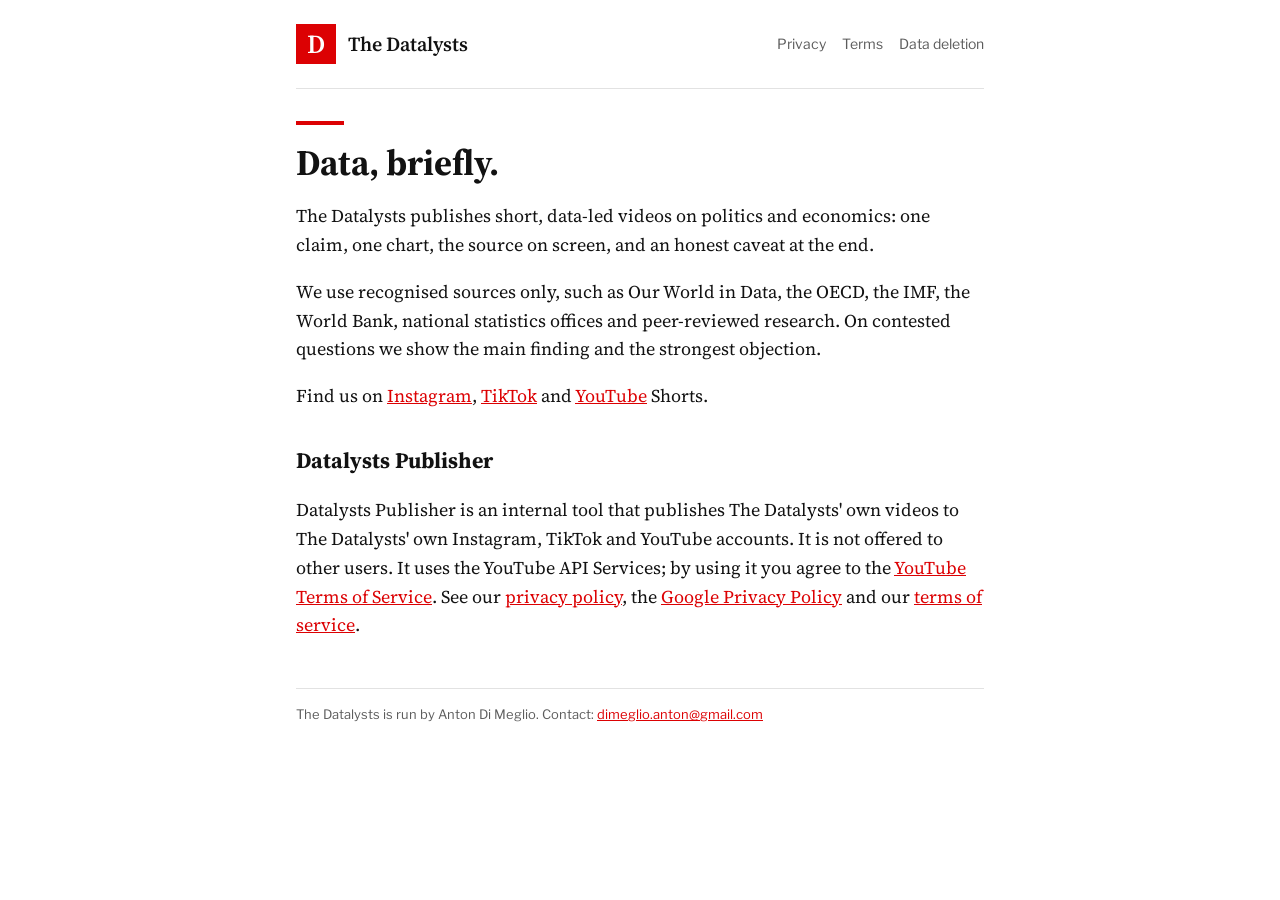
<file: index.html>
<!doctype html>
<html lang="en-GB">
<head>
<meta charset="utf-8">
<meta name="viewport" content="width=device-width, initial-scale=1">
<title>Home | The Datalysts</title>
<link rel="stylesheet" href="assets/style.css">
</head>
<body>
<div class="wrap">
<header>
  <a class="mark" href="" aria-label="The Datalysts home">D</a>
  <a class="brand" href="">The Datalysts</a>
  <nav><a href="privacy/">Privacy</a><a href="terms/">Terms</a><a href="data-deletion/">Data deletion</a></nav>
</header>
<main>
<h1>Data, briefly.</h1>
<p>The Datalysts publishes short, data-led videos on politics and economics: one claim, one chart, the source on screen, and an honest caveat at the end.</p>
<p>We use recognised sources only, such as Our World in Data, the OECD, the IMF, the World Bank, national statistics offices and peer-reviewed research. On contested questions we show the main finding and the strongest objection.</p>
<p>Find us on <a href="https://www.instagram.com/thedatalysts/">Instagram</a>, <a href="https://www.tiktok.com/@the.datalysts">TikTok</a> and <a href="https://www.youtube.com/@thedatalysts">YouTube</a> Shorts.</p>
<h2>Datalysts Publisher</h2>
<p>Datalysts Publisher is an internal tool that publishes The Datalysts' own videos to The Datalysts' own Instagram, TikTok and YouTube accounts. It is not offered to other users. It uses the YouTube API Services; by using it you agree to the <a href="https://www.youtube.com/t/terms">YouTube Terms of Service</a>. See our <a href="privacy/">privacy policy</a>, the <a href="https://policies.google.com/privacy">Google Privacy Policy</a> and our <a href="terms/">terms of service</a>.</p>
</main>
<footer>The Datalysts is run by Anton Di Meglio. Contact: <a href="mailto:dimeglio.anton@gmail.com">dimeglio.anton@gmail.com</a></footer>
</div>
</body>
</html>
</file>
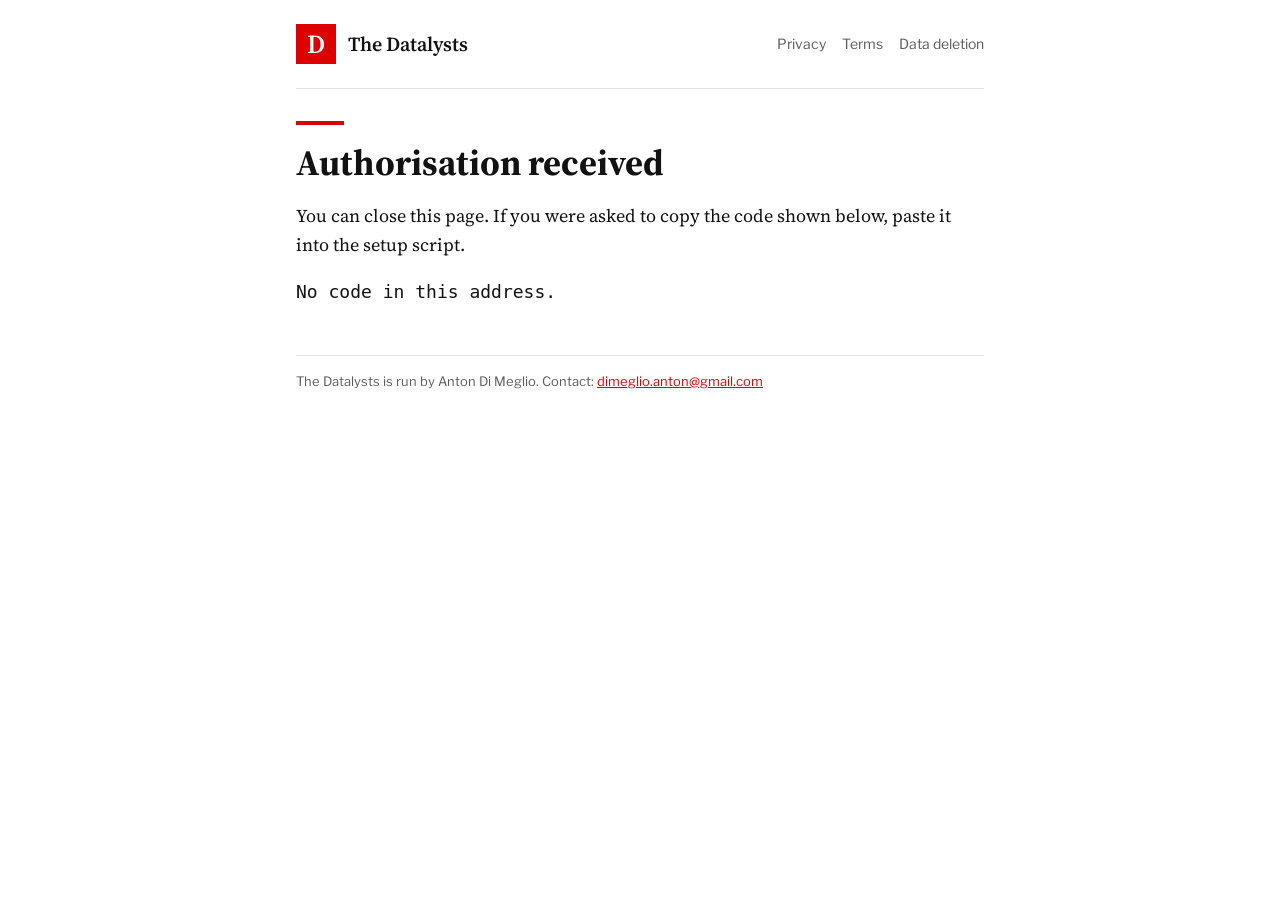
<file: callback/index.html>
<!doctype html>
<html lang="en-GB">
<head>
<meta charset="utf-8">
<meta name="viewport" content="width=device-width, initial-scale=1">
<title>Authorisation | The Datalysts</title>
<link rel="stylesheet" href="../assets/style.css">
</head>
<body>
<div class="wrap">
<header>
  <a class="mark" href="../" aria-label="The Datalysts home">D</a>
  <a class="brand" href="../">The Datalysts</a>
  <nav><a href="../privacy/">Privacy</a><a href="../terms/">Terms</a><a href="../data-deletion/">Data deletion</a></nav>
</header>
<main>
<h1>Authorisation received</h1>
<p>You can close this page. If you were asked to copy the code shown below, paste it into the setup script.</p>
<p><code id="code" style="word-break:break-all">No code in this address.</code></p>
<script>
  try {
    var p = new URLSearchParams(location.search);
    var c = p.get("code"), e = p.get("error");
    var el = document.getElementById("code");
    if (c) el.textContent = c; else if (e) el.textContent = "Error: " + e + " " + (p.get("error_description") || "");
  } catch (err) {}
</script>
</main>
<footer>The Datalysts is run by Anton Di Meglio. Contact: <a href="mailto:dimeglio.anton@gmail.com">dimeglio.anton@gmail.com</a></footer>
</div>
</body>
</html>
</file>
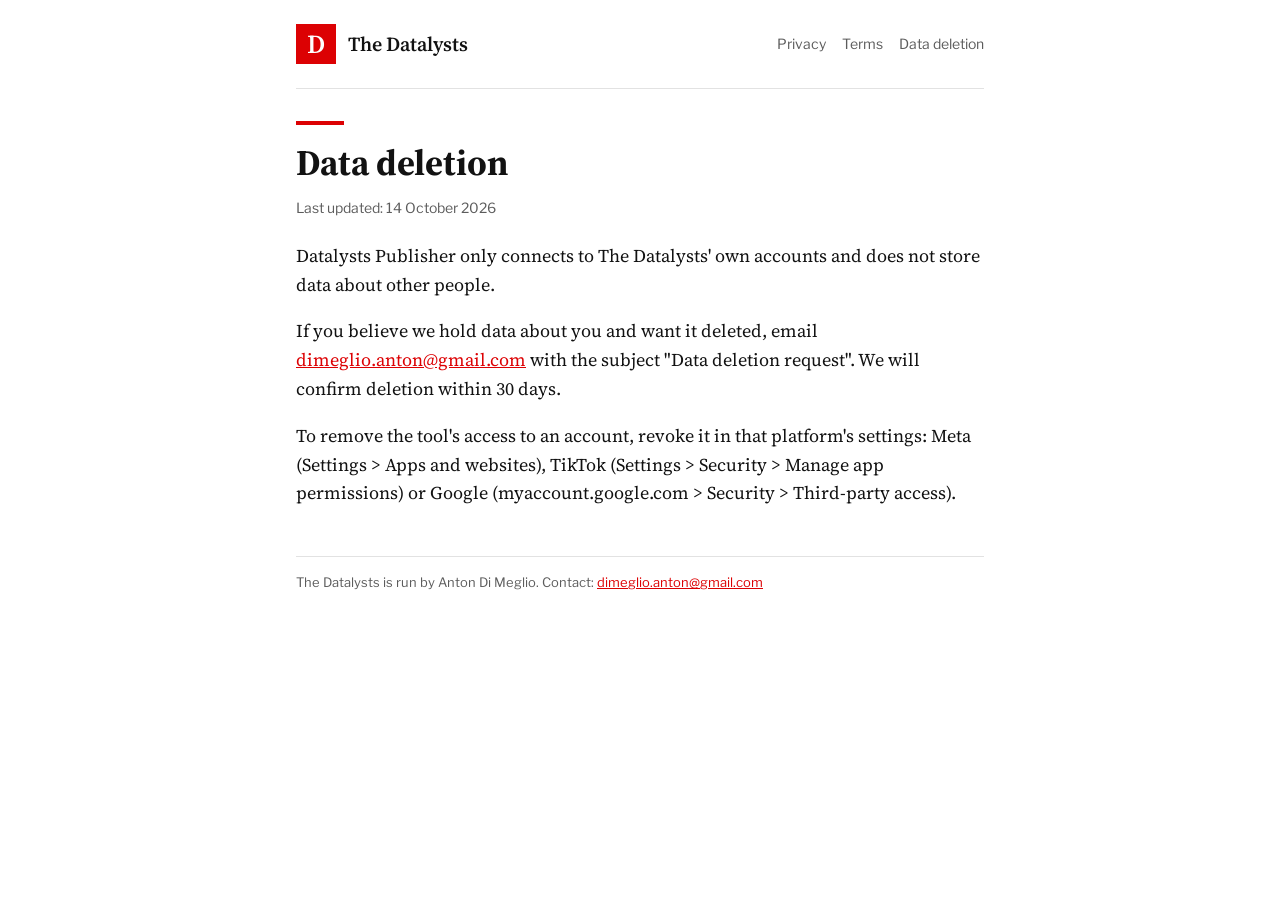
<file: data-deletion/index.html>
<!doctype html>
<html lang="en-GB">
<head>
<meta charset="utf-8">
<meta name="viewport" content="width=device-width, initial-scale=1">
<title>Data deletion | The Datalysts</title>
<link rel="stylesheet" href="../assets/style.css">
</head>
<body>
<div class="wrap">
<header>
  <a class="mark" href="../" aria-label="The Datalysts home">D</a>
  <a class="brand" href="../">The Datalysts</a>
  <nav><a href="../privacy/">Privacy</a><a href="../terms/">Terms</a><a href="../data-deletion/">Data deletion</a></nav>
</header>
<main>
<h1>Data deletion</h1>
<p class="meta">Last updated: 14 October 2026</p>
<p>Datalysts Publisher only connects to The Datalysts' own accounts and does not store data about other people.</p>
<p>If you believe we hold data about you and want it deleted, email <a href="mailto:dimeglio.anton@gmail.com">dimeglio.anton@gmail.com</a> with the subject "Data deletion request". We will confirm deletion within 30 days.</p>
<p>To remove the tool's access to an account, revoke it in that platform's settings: Meta (Settings &gt; Apps and websites), TikTok (Settings &gt; Security &gt; Manage app permissions) or Google (myaccount.google.com &gt; Security &gt; Third-party access).</p>
</main>
<footer>The Datalysts is run by Anton Di Meglio. Contact: <a href="mailto:dimeglio.anton@gmail.com">dimeglio.anton@gmail.com</a></footer>
</div>
</body>
</html>
</file>
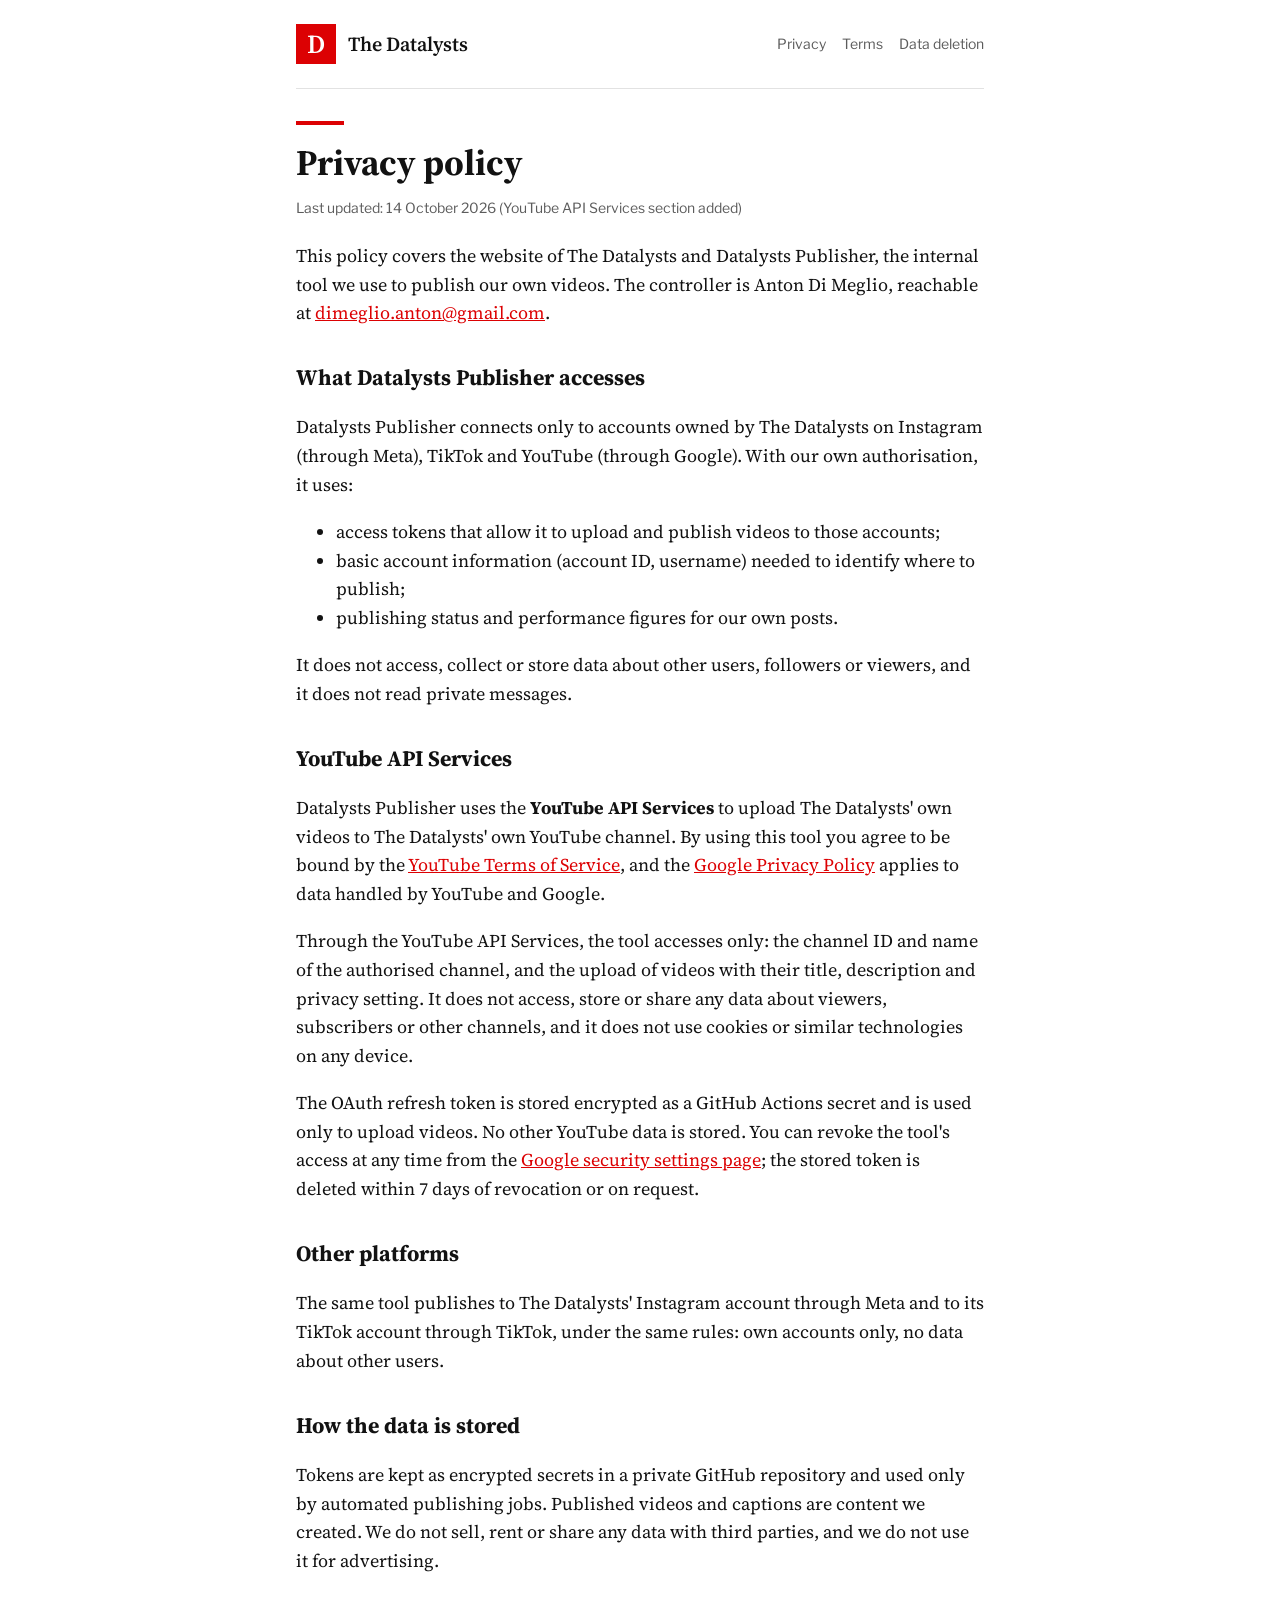
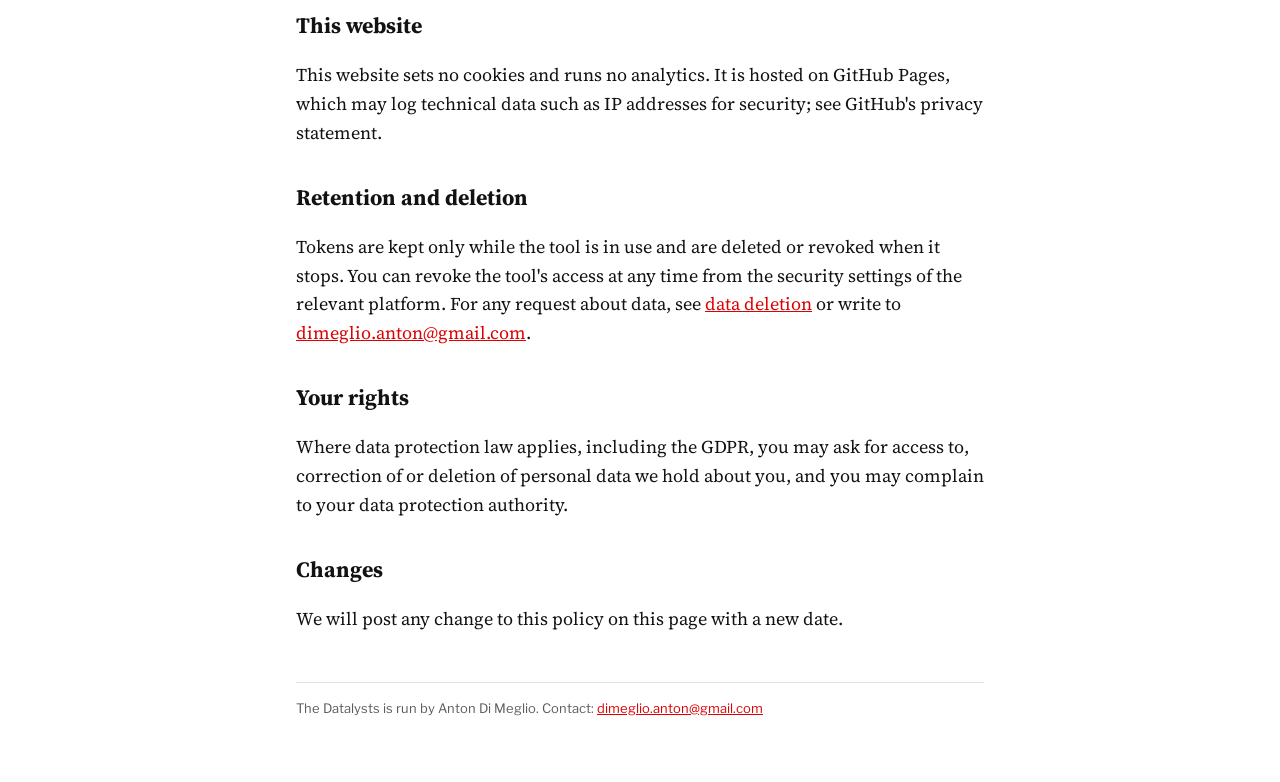
<file: privacy/index.html>
<!doctype html>
<html lang="en-GB">
<head>
<meta charset="utf-8">
<meta name="viewport" content="width=device-width, initial-scale=1">
<title>Privacy policy | The Datalysts</title>
<link rel="stylesheet" href="../assets/style.css">
</head>
<body>
<div class="wrap">
<header>
  <a class="mark" href="../" aria-label="The Datalysts home">D</a>
  <a class="brand" href="../">The Datalysts</a>
  <nav><a href="../privacy/">Privacy</a><a href="../terms/">Terms</a><a href="../data-deletion/">Data deletion</a></nav>
</header>
<main>
<h1>Privacy policy</h1>
<p class="meta">Last updated: 14 October 2026 (YouTube API Services section added)</p>
<p>This policy covers the website of The Datalysts and Datalysts Publisher, the internal tool we use to publish our own videos. The controller is Anton Di Meglio, reachable at <a href="mailto:dimeglio.anton@gmail.com">dimeglio.anton@gmail.com</a>.</p>
<h2>What Datalysts Publisher accesses</h2>
<p>Datalysts Publisher connects only to accounts owned by The Datalysts on Instagram (through Meta), TikTok and YouTube (through Google). With our own authorisation, it uses:</p>
<ul>
<li>access tokens that allow it to upload and publish videos to those accounts;</li>
<li>basic account information (account ID, username) needed to identify where to publish;</li>
<li>publishing status and performance figures for our own posts.</li>
</ul>
<p>It does not access, collect or store data about other users, followers or viewers, and it does not read private messages.</p>
<h2>YouTube API Services</h2>
<p>Datalysts Publisher uses the <strong>YouTube API Services</strong> to upload The Datalysts' own videos to The Datalysts' own YouTube channel. By using this tool you agree to be bound by the <a href="https://www.youtube.com/t/terms">YouTube Terms of Service</a>, and the <a href="https://policies.google.com/privacy">Google Privacy Policy</a> applies to data handled by YouTube and Google.</p>
<p>Through the YouTube API Services, the tool accesses only: the channel ID and name of the authorised channel, and the upload of videos with their title, description and privacy setting. It does not access, store or share any data about viewers, subscribers or other channels, and it does not use cookies or similar technologies on any device.</p>
<p>The OAuth refresh token is stored encrypted as a GitHub Actions secret and is used only to upload videos. No other YouTube data is stored. You can revoke the tool's access at any time from the <a href="https://security.google.com/settings/security/permissions">Google security settings page</a>; the stored token is deleted within 7 days of revocation or on request.</p>
<h2>Other platforms</h2>
<p>The same tool publishes to The Datalysts' Instagram account through Meta and to its TikTok account through TikTok, under the same rules: own accounts only, no data about other users.</p>
<h2>How the data is stored</h2>
<p>Tokens are kept as encrypted secrets in a private GitHub repository and used only by automated publishing jobs. Published videos and captions are content we created. We do not sell, rent or share any data with third parties, and we do not use it for advertising.</p>
<h2>This website</h2>
<p>This website sets no cookies and runs no analytics. It is hosted on GitHub Pages, which may log technical data such as IP addresses for security; see GitHub's privacy statement.</p>
<h2>Retention and deletion</h2>
<p>Tokens are kept only while the tool is in use and are deleted or revoked when it stops. You can revoke the tool's access at any time from the security settings of the relevant platform. For any request about data, see <a href="../data-deletion/">data deletion</a> or write to <a href="mailto:dimeglio.anton@gmail.com">dimeglio.anton@gmail.com</a>.</p>
<h2>Your rights</h2>
<p>Where data protection law applies, including the GDPR, you may ask for access to, correction of or deletion of personal data we hold about you, and you may complain to your data protection authority.</p>
<h2>Changes</h2>
<p>We will post any change to this policy on this page with a new date.</p>
</main>
<footer>The Datalysts is run by Anton Di Meglio. Contact: <a href="mailto:dimeglio.anton@gmail.com">dimeglio.anton@gmail.com</a></footer>
</div>
</body>
</html>
</file>
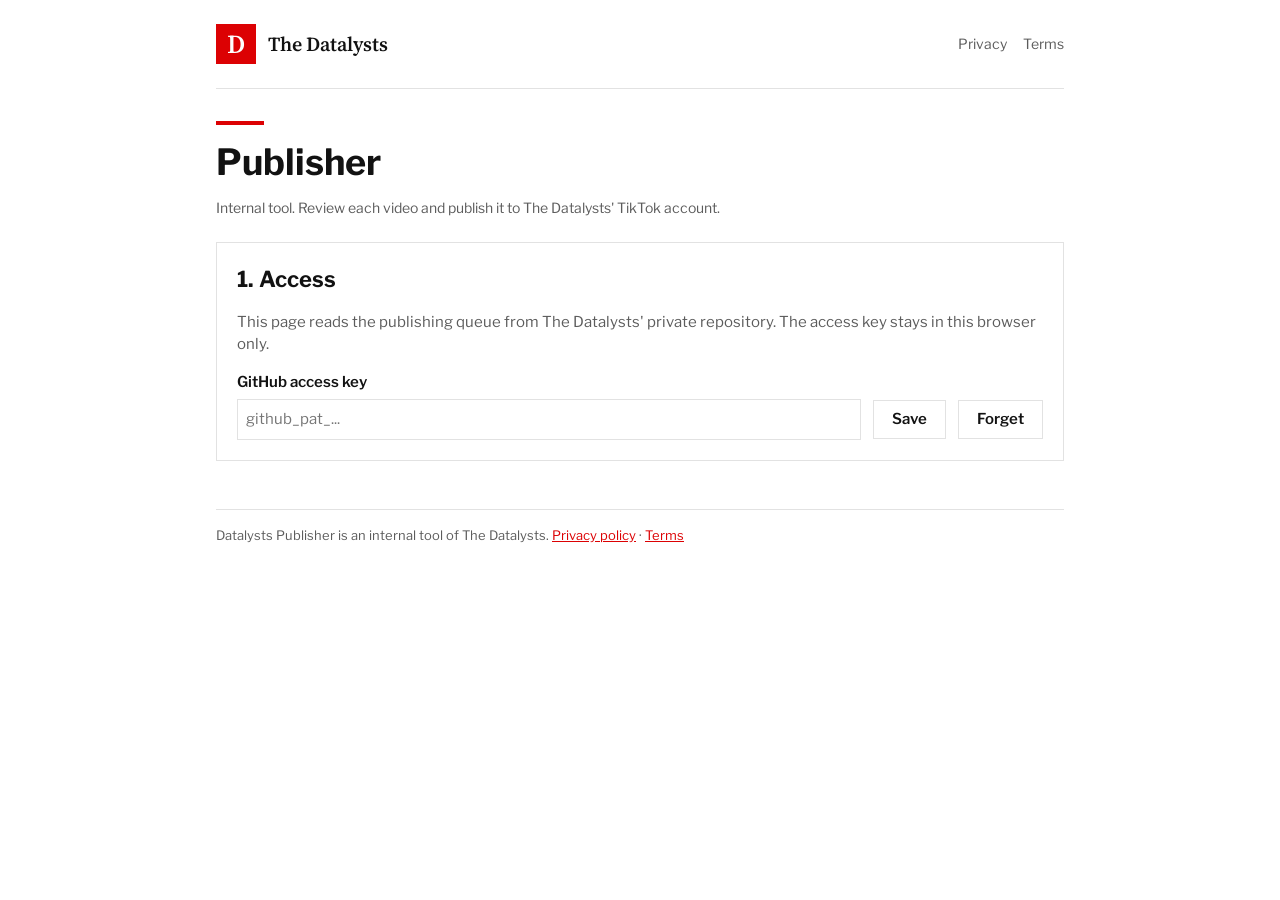
<file: publish/index.html>
<!doctype html>
<html lang="en-GB">
<head>
<meta charset="utf-8">
<meta name="viewport" content="width=device-width, initial-scale=1">
<meta name="robots" content="noindex">
<title>Publisher | The Datalysts</title>
<link rel="stylesheet" href="../assets/style.css">
<style>
  .wrap { max-width: 880px; }
  .ui { font: 400 15px/1.5 "Libre Franklin", Arial, sans-serif; }
  .card { border: 1px solid var(--rule); padding: 20px; margin: 0 0 20px; }
  .muted { color: var(--muted); }
  .row { display: flex; gap: 12px; align-items: center; flex-wrap: wrap; }
  .grid { display: grid; grid-template-columns: 220px 1fr; gap: 24px; }
  @media (max-width: 680px) { .grid { grid-template-columns: 1fr; } }
  video { width: 100%; background: #000; aspect-ratio: 9 / 16; }
  label.blk { display: block; font-weight: 600; margin: 14px 0 6px; }
  textarea, select, input[type=password] {
    width: 100%; font: inherit; padding: 8px; border: 1px solid var(--rule);
    background: var(--surface); color: var(--ink); box-sizing: border-box;
  }
  textarea { min-height: 150px; }
  .check { display: flex; gap: 8px; align-items: flex-start; margin: 6px 0; }
  .check input { margin-top: 4px; }
  .check.disabled { color: var(--muted); }
  button {
    font: 600 15px/1 "Libre Franklin", Arial, sans-serif; padding: 11px 18px;
    border: 0; background: var(--red); color: #fff; cursor: pointer;
  }
  button.secondary { background: transparent; color: var(--ink); border: 1px solid var(--rule); }
  button:disabled { opacity: .45; cursor: not-allowed; }
  .avatar { width: 40px; height: 40px; border-radius: 50%; object-fit: cover; background: var(--rule); }
  .status { padding: 10px 12px; border-left: 3px solid var(--red); background: color-mix(in srgb, var(--rule) 35%, transparent); margin: 12px 0; }
  .status.ok { border-left-color: #2e7d32; }
  .pill { display: inline-block; font-size: 12px; padding: 2px 8px; border: 1px solid var(--rule); border-radius: 999px; }
  .hidden { display: none !important; }
  h2 { margin-top: 0; }
  small { font-size: 13px; }
</style>
</head>
<body>
<div class="wrap">
<header>
  <a class="mark" href="../" aria-label="The Datalysts home">D</a>
  <a class="brand" href="../">The Datalysts</a>
  <nav><a href="../privacy/">Privacy</a><a href="../terms/">Terms</a></nav>
</header>
<main class="ui">
  <h1>Publisher</h1>
  <p class="meta">Internal tool. Review each video and publish it to The Datalysts' TikTok account.</p>

  <section class="card" id="setup">
    <h2>1. Access</h2>
    <p class="muted">This page reads the publishing queue from The Datalysts' private repository. The access key stays in this browser only.</p>
    <label class="blk" for="pat">GitHub access key</label>
    <div class="row">
      <input type="password" id="pat" autocomplete="off" placeholder="github_pat_..." style="flex:1">
      <button id="savePat" class="secondary">Save</button>
      <button id="forget" class="secondary">Forget</button>
    </div>
    <div id="setupStatus"></div>
  </section>

  <section class="card hidden" id="account">
    <h2>2. TikTok account</h2>
    <div class="row" id="creator"></div>
    <p class="muted" id="creatorNote"></p>
    <div class="row">
      <button id="connect" class="secondary">Connect TikTok account</button>
      <button id="refreshInfo" class="secondary">Refresh account info</button>
    </div>
    <div id="accountStatus"></div>
  </section>

  <section class="card hidden" id="queue">
    <h2>3. Videos to post</h2>
    <label class="blk" for="item">Video</label>
    <select id="item"></select>

    <div class="grid" style="margin-top:16px">
      <div>
        <video id="preview" controls playsinline></video>
        <small class="muted" id="duration"></small>
      </div>
      <div>
        <p class="muted" id="postingAs"></p>
        <label class="blk" for="title">Caption</label>
        <textarea id="title" maxlength="2200"></textarea>
        <small class="muted"><span id="count">0</span> / 2200</small>

        <label class="blk" for="privacy">Who can view this video</label>
        <select id="privacy"><option value="" selected disabled>Choose</option></select>

        <label class="blk">Allow users to</label>
        <div class="check" id="c-comment"><input type="checkbox" id="allowComment"><label for="allowComment">Comment</label></div>
        <div class="check" id="c-duet"><input type="checkbox" id="allowDuet"><label for="allowDuet">Duet</label></div>
        <div class="check" id="c-stitch"><input type="checkbox" id="allowStitch"><label for="allowStitch">Stitch</label></div>

        <label class="blk">Disclosures</label>
        <div class="check"><input type="checkbox" id="aigc"><label for="aigc">AI-generated content (adds TikTok's AI label)</label></div>
        <div class="check"><input type="checkbox" id="disclose"><label for="disclose">Disclose video content (promotes a brand, product or service)</label></div>
        <div id="discloseBox" class="hidden" style="margin-left:24px">
          <div class="check"><input type="checkbox" id="brandOrganic"><label for="brandOrganic">Your brand: you are promoting yourself or your own business. Labelled "Promotional content".</label></div>
          <div class="check"><input type="checkbox" id="brandContent"><label for="brandContent">Branded content: you are promoting another brand or a third party. Labelled "Paid partnership".</label></div>
          <small class="muted" id="discloseHint"></small>
        </div>

        <p id="consent" class="muted" style="margin-top:16px"></p>
        <div class="check"><input type="checkbox" id="agree"><label for="agree">I have reviewed this post and agree.</label></div>
        <div class="row" style="margin-top:12px">
          <button id="post" disabled>Post to TikTok</button>
        </div>
        <div id="postStatus"></div>
      </div>
    </div>
  </section>
</main>
<footer>Datalysts Publisher is an internal tool of The Datalysts. <a href="../privacy/">Privacy policy</a> · <a href="../terms/">Terms</a></footer>
</div>

<script>
(function () {
  "use strict";
  var REPO = "dmganton/datalysts-media";
  var API = "https://api.github.com/repos/" + REPO;
  var TT_CLIENT_KEY = "sbawmzk5igrrz79z8t";
  var REDIRECT = "https://thedatalysts.com/publish/";
  var $ = function (id) { return document.getElementById(id); };
  var pat = "";
  var info = null;
  var items = [];
  var published = {};
  var videoUrl = null;

  function store(k, v) { try { if (v === null) localStorage.removeItem(k); else localStorage.setItem(k, v); } catch (e) {} }
  function load(k) { try { return localStorage.getItem(k); } catch (e) { return null; } }
  function msg(el, text, ok) { $(el).innerHTML = text ? '<div class="status' + (ok ? " ok" : "") + '">' + text + "</div>" : ""; }
  function esc(s) { return String(s).replace(/[&<>"]/g, function (c) { return ({"&":"&amp;","<":"&lt;",">":"&gt;",'"':"&quot;"})[c]; }); }

  function gh(path, opts) {
    opts = opts || {};
    var headers = { "Authorization": "Bearer " + pat, "Accept": opts.raw ? "application/vnd.github.raw" : "application/vnd.github+json" };
    if (opts.body) headers["Content-Type"] = "application/json";
    return fetch(API + path, { method: opts.method || "GET", headers: headers, body: opts.body ? JSON.stringify(opts.body) : undefined, cache: "no-store" })
      .then(function (r) {
        if (!r.ok) throw new Error("GitHub " + r.status + " on " + path);
        if (opts.blob) return r.blob();
        if (r.status === 204) return null;
        return opts.raw ? r.text() : r.json();
      });
  }
  function ghJson(path) { return gh("/contents/" + path + "?ref=main", { raw: true }).then(JSON.parse); }

  function dispatch(action, payload) {
    return gh("/actions/workflows/tiktok.yml/dispatches", { method: "POST", body: { ref: "main", inputs: { action: action, payload: JSON.stringify(payload || {}) } } });
  }
  function waitForAction(action, since, onDone) {
    var tries = 0;
    (function poll() {
      tries += 1;
      ghJson("state/tiktok_actions.json").then(function (list) {
        var hit = (list || []).find(function (a) { return a.action === action && a.at > since; });
        if (hit) return onDone(hit);
        if (tries > 90) return onDone({ ok: false, detail: "No answer after 15 minutes. Check the TikTok action run on GitHub." });
        setTimeout(poll, 10000);
      }).catch(function () { if (tries > 90) onDone({ ok: false, detail: "Could not read the result." }); else setTimeout(poll, 10000); });
    })();
  }

  function renderCreator() {
    if (!info) { $("creator").innerHTML = '<span class="muted">No account info yet. Click "Refresh account info".</span>'; return; }
    $("creator").innerHTML = (info.creator_avatar_url ? '<img class="avatar" alt="" src="' + esc(info.creator_avatar_url) + '">' : "") +
      "<div><strong>" + esc(info.creator_nickname || "") + "</strong><br><span class=\"muted\">@" + esc(info.creator_username || "") + "</span></div>";
    $("creatorNote").textContent = "Account info from " + new Date(info.fetched_at).toLocaleString() + ". Max video length " + info.max_video_post_duration_sec + " s.";
    $("postingAs").innerHTML = "Posting to <strong>@" + esc(info.creator_username || "") + "</strong> (" + esc(info.creator_nickname || "") + ")";
    var sel = $("privacy");
    sel.innerHTML = '<option value="" selected disabled>Choose</option>';
    var names = { PUBLIC_TO_EVERYONE: "Everyone", MUTUAL_FOLLOW_FRIENDS: "Friends", FOLLOWER_OF_CREATOR: "Followers", SELF_ONLY: "Only me" };
    (info.privacy_level_options || []).forEach(function (p) {
      var o = document.createElement("option"); o.value = p; o.textContent = names[p] || p; sel.appendChild(o);
    });
    [["comment_disabled", "c-comment", "allowComment"], ["duet_disabled", "c-duet", "allowDuet"], ["stitch_disabled", "c-stitch", "allowStitch"]].forEach(function (x) {
      var off = !!info[x[0]]; $(x[2]).disabled = off; if (off) $(x[2]).checked = false; $(x[1]).classList.toggle("disabled", off);
    });
  }

  function currentItem() { return items.find(function (i) { return i.id === $("item").value; }); }

  function selectItem() {
    var it = currentItem();
    if (!it) return;
    msg("postStatus", "");
    if (videoUrl) { URL.revokeObjectURL(videoUrl); videoUrl = null; }
    $("preview").removeAttribute("src");
    gh("/contents/" + it.video + "?ref=main", { raw: true, blob: true }).then(function (b) {
      videoUrl = URL.createObjectURL(b); $("preview").src = videoUrl;
    }).catch(function (e) { msg("postStatus", "Could not load the video: " + esc(e.message)); });
    gh("/contents/" + (it.caption_file || "") + "?ref=main", { raw: true }).then(function (t) {
      $("title").value = t.trim(); count();
    }).catch(function () { $("title").value = it.caption || ""; count(); });
    $("aigc").checked = !!it.ai_generated;
    $("agree").checked = false; $("disclose").checked = false; $("brandOrganic").checked = false; $("brandContent").checked = false;
    $("discloseBox").classList.add("hidden");
    $("privacy").value = "";
    ["allowComment", "allowDuet", "allowStitch"].forEach(function (id) { $(id).checked = false; });
    updateConsent(); validate();
  }

  function count() { $("count").textContent = $("title").value.length; }

  function updateConsent() {
    var branded = $("disclose").checked && $("brandContent").checked;
    $("consent").innerHTML = branded
      ? 'By posting, you agree to TikTok\'s <a href="https://www.tiktok.com/legal/page/global/bc-policy/en" target="_blank" rel="noopener">Branded Content Policy</a> and <a href="https://www.tiktok.com/legal/page/global/music-usage-confirmation/en" target="_blank" rel="noopener">Music Usage Confirmation</a>.'
      : 'By posting, you agree to TikTok\'s <a href="https://www.tiktok.com/legal/page/global/music-usage-confirmation/en" target="_blank" rel="noopener">Music Usage Confirmation</a>.';
    var privOpt = [].find.call($("privacy").options, function (o) { return o.value === "SELF_ONLY"; });
    if (privOpt) privOpt.disabled = branded;
    if (branded && $("privacy").value === "SELF_ONLY") $("privacy").value = "";
    $("discloseHint").textContent = branded ? "Branded content can't be private." :
      ($("disclose").checked && !$("brandOrganic").checked && !$("brandContent").checked ? "Choose at least one option to disclose." : "");
  }

  function validate() {
    var it = currentItem();
    var dur = $("preview").duration;
    var tooLong = info && dur && dur > info.max_video_post_duration_sec;
    $("duration").textContent = dur ? Math.round(dur) + " s" + (tooLong ? " (too long for this account)" : "") : "";
    var discloseOk = !$("disclose").checked || $("brandOrganic").checked || $("brandContent").checked;
    var done = it && published[it.id] && published[it.id].tiktok && published[it.id].tiktok.mode === "direct_post" && published[it.id].tiktok.status === "published";
    $("post").disabled = !(info && it && $("privacy").value && $("agree").checked && discloseOk && !tooLong && !done);
    if (done) msg("postStatus", 'Already posted: <a href="' + esc(published[it.id].tiktok.permalink) + '" target="_blank" rel="noopener">view on TikTok</a>', true);
  }

  function loadAll() {
    msg("setupStatus", "Loading…", true);
    return Promise.all([
      gh("/contents/queue?ref=main"),
      ghJson("state/tiktok_creator_info.json").catch(function () { return null; }),
      ghJson("state/published.json").catch(function () { return {}; })
    ]).then(function (r) {
      published = r[2] || {};
      info = r[1];
      var files = (r[0] || []).filter(function (f) { return /\.json$/.test(f.name); });
      return Promise.all(files.map(function (f) { return ghJson(f.path); })).then(function (list) {
        items = list.filter(function (i) { return i && i.video && (i.platforms || []).indexOf("tiktok") >= 0; }).sort(function (a, b) { return a.publish_at < b.publish_at ? 1 : -1; });
        var sel = $("item"); sel.innerHTML = "";
        items.forEach(function (i) {
          var t = published[i.id] && published[i.id].tiktok && published[i.id].tiktok.mode === "direct_post" ? " (posted)" : "";
          var o = document.createElement("option"); o.value = i.id; o.textContent = i.id + t; sel.appendChild(o);
        });
        $("account").classList.remove("hidden"); $("queue").classList.remove("hidden");
        msg("setupStatus", items.length + " videos in the queue.", true);
        renderCreator(); selectItem();
      });
    }).catch(function (e) { msg("setupStatus", "Could not read the queue: " + esc(e.message) + ". Check the access key."); });
  }

  $("savePat").onclick = function () { pat = $("pat").value.trim(); if (!pat) return; store("dl_pat", pat); $("pat").value = ""; loadAll(); };
  $("forget").onclick = function () { pat = ""; store("dl_pat", null); location.reload(); };

  $("connect").onclick = function () {
    var state = Math.random().toString(36).slice(2);
    store("dl_tt_state", state);
    location.href = "https://www.tiktok.com/v2/auth/authorize/?client_key=" + TT_CLIENT_KEY +
      "&scope=user.info.basic,video.publish,video.upload&response_type=code&redirect_uri=" + encodeURIComponent(REDIRECT) + "&state=" + state;
  };
  $("refreshInfo").onclick = function () {
    var since = new Date().toISOString();
    msg("accountStatus", "Asking TikTok for the account info…", true);
    dispatch("creator_info", {}).then(function () {
      waitForAction("creator_info", since, function (r) {
        if (!r.ok) return msg("accountStatus", "Failed: " + esc(r.detail));
        ghJson("state/tiktok_creator_info.json").then(function (i) { info = i; renderCreator(); validate(); msg("accountStatus", "Account info updated.", true); });
      });
    }).catch(function (e) { msg("accountStatus", esc(e.message)); });
  };

  ["privacy", "agree", "allowComment", "allowDuet", "allowStitch", "aigc", "brandOrganic", "brandContent"].forEach(function (id) {
    $(id).addEventListener("change", function () { updateConsent(); validate(); });
  });
  $("disclose").addEventListener("change", function () {
    $("discloseBox").classList.toggle("hidden", !$("disclose").checked);
    if (!$("disclose").checked) { $("brandOrganic").checked = false; $("brandContent").checked = false; }
    updateConsent(); validate();
  });
  $("title").addEventListener("input", count);
  $("item").addEventListener("change", selectItem);
  $("preview").addEventListener("loadedmetadata", validate);

  $("post").onclick = function () {
    var it = currentItem();
    var payload = {
      id: it.id, title: $("title").value, privacy_level: $("privacy").value,
      allow_comment: $("allowComment").checked, allow_duet: $("allowDuet").checked, allow_stitch: $("allowStitch").checked,
      brand_organic_toggle: $("disclose").checked && $("brandOrganic").checked,
      brand_content_toggle: $("disclose").checked && $("brandContent").checked,
      is_aigc: $("aigc").checked, consent: $("agree").checked
    };
    var since = new Date().toISOString();
    $("post").disabled = true;
    msg("postStatus", "Sending to TikTok. Processing can take a few minutes; you can keep this page open.", true);
    dispatch("post", payload).then(function () {
      waitForAction("post", since, function (r) {
        if (!r.ok) { msg("postStatus", "TikTok refused the post: " + esc(r.detail)); validate(); return; }
        published[it.id] = published[it.id] || {}; published[it.id].tiktok = { status: "published", mode: "direct_post", permalink: r.detail.permalink };
        msg("postStatus", 'Posted. It may take a few minutes to appear on your profile. <a href="' + esc(r.detail.permalink) + '" target="_blank" rel="noopener">Open on TikTok</a>', true);
      });
    }).catch(function (e) { msg("postStatus", esc(e.message)); validate(); });
  };

  pat = load("dl_pat") || "";
  var q = new URLSearchParams(location.search);
  if (q.get("code") || q.get("error")) {
    var code = q.get("code"), err = q.get("error");
    history.replaceState(null, "", REDIRECT);
    if (err) msg("accountStatus", "TikTok login cancelled: " + esc(err));
    else if (q.get("state") !== load("dl_tt_state")) msg("accountStatus", "Login check failed (state mismatch). Try again.");
    else if (pat) {
      var since = new Date().toISOString();
      setTimeout(function () { msg("accountStatus", "Connecting your TikTok account…", true); }, 50);
      dispatch("connect", { code: code, redirect_uri: REDIRECT }).then(function () {
        waitForAction("connect", since, function (r) {
          if (!r.ok) return msg("accountStatus", "Connection failed: " + esc(r.detail));
          ghJson("state/tiktok_creator_info.json").then(function (i) { info = i; renderCreator(); validate(); });
          msg("accountStatus", "TikTok account connected.", true);
        });
      }).catch(function (e) { msg("accountStatus", esc(e.message)); });
    }
  }
  if (pat) loadAll();
})();
</script>
</body>
</html>
</file>
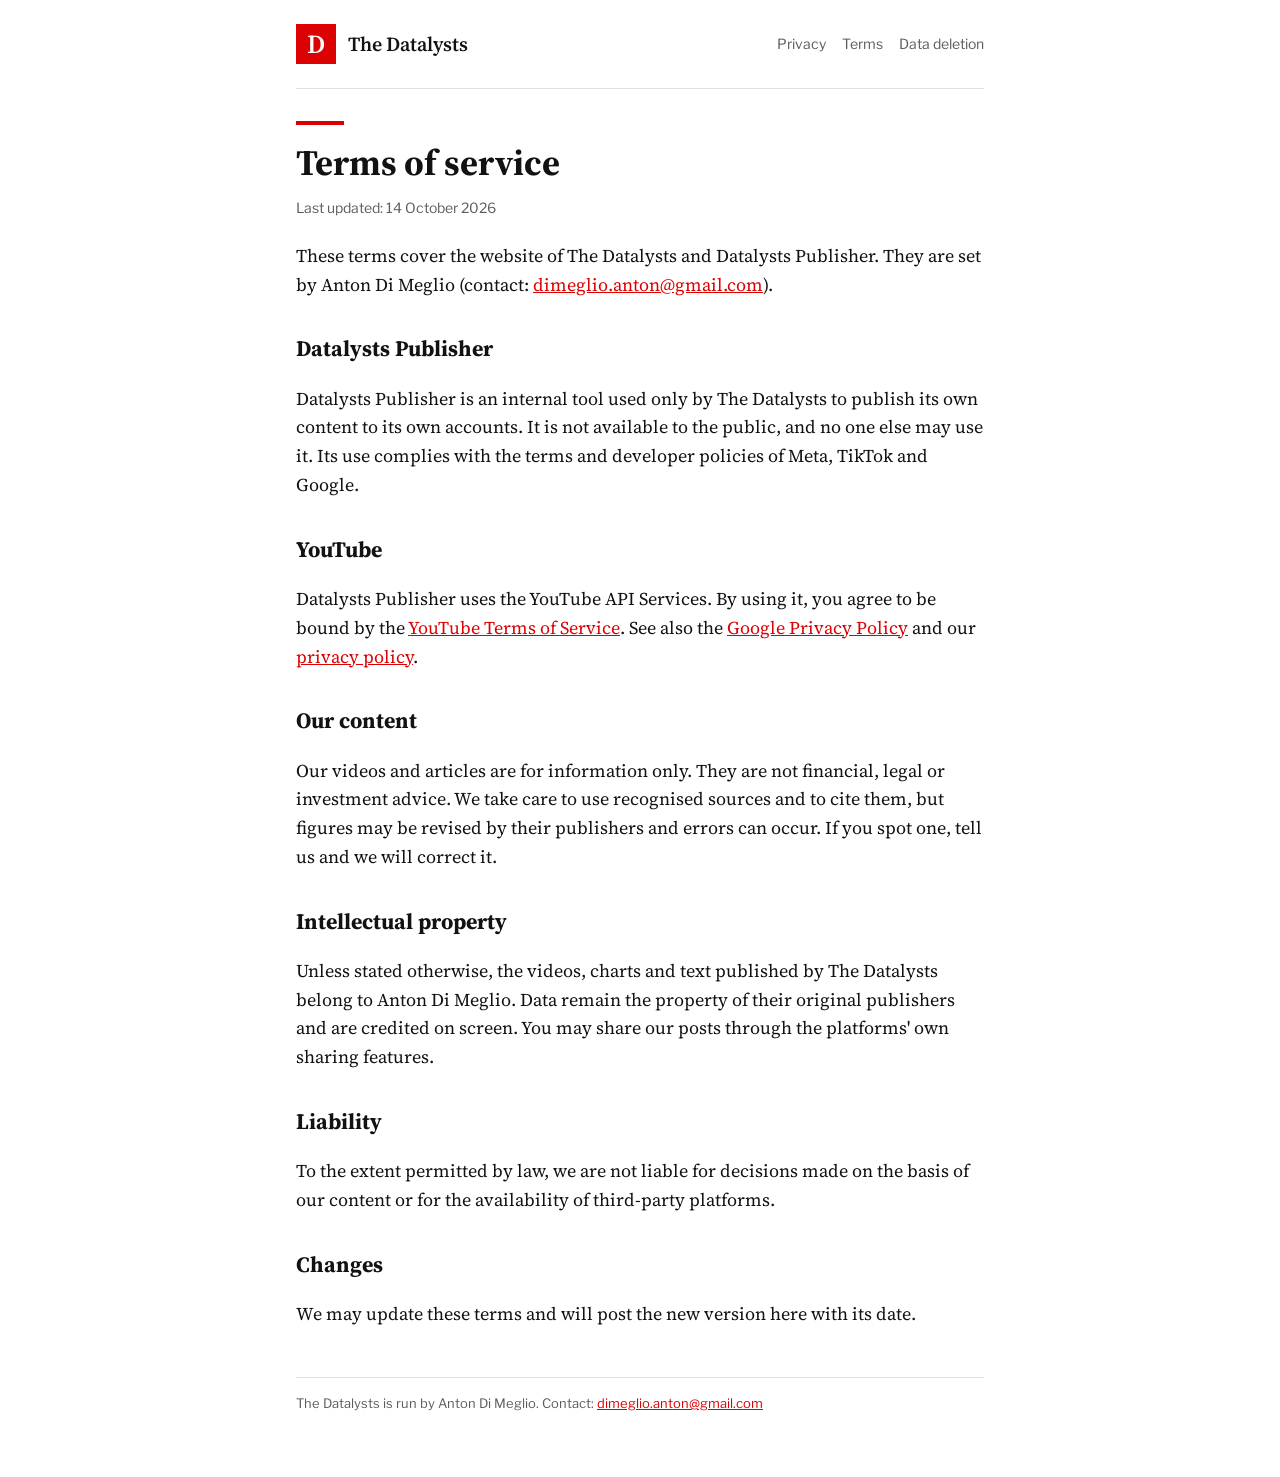
<file: terms/index.html>
<!doctype html>
<html lang="en-GB">
<head>
<meta charset="utf-8">
<meta name="viewport" content="width=device-width, initial-scale=1">
<title>Terms of service | The Datalysts</title>
<link rel="stylesheet" href="../assets/style.css">
</head>
<body>
<div class="wrap">
<header>
  <a class="mark" href="../" aria-label="The Datalysts home">D</a>
  <a class="brand" href="../">The Datalysts</a>
  <nav><a href="../privacy/">Privacy</a><a href="../terms/">Terms</a><a href="../data-deletion/">Data deletion</a></nav>
</header>
<main>
<h1>Terms of service</h1>
<p class="meta">Last updated: 14 October 2026</p>
<p>These terms cover the website of The Datalysts and Datalysts Publisher. They are set by Anton Di Meglio (contact: <a href="mailto:dimeglio.anton@gmail.com">dimeglio.anton@gmail.com</a>).</p>
<h2>Datalysts Publisher</h2>
<p>Datalysts Publisher is an internal tool used only by The Datalysts to publish its own content to its own accounts. It is not available to the public, and no one else may use it. Its use complies with the terms and developer policies of Meta, TikTok and Google.</p>
<h2>YouTube</h2>
<p>Datalysts Publisher uses the YouTube API Services. By using it, you agree to be bound by the <a href="https://www.youtube.com/t/terms">YouTube Terms of Service</a>. See also the <a href="https://policies.google.com/privacy">Google Privacy Policy</a> and our <a href="../privacy/">privacy policy</a>.</p>
<h2>Our content</h2>
<p>Our videos and articles are for information only. They are not financial, legal or investment advice. We take care to use recognised sources and to cite them, but figures may be revised by their publishers and errors can occur. If you spot one, tell us and we will correct it.</p>
<h2>Intellectual property</h2>
<p>Unless stated otherwise, the videos, charts and text published by The Datalysts belong to Anton Di Meglio. Data remain the property of their original publishers and are credited on screen. You may share our posts through the platforms' own sharing features.</p>
<h2>Liability</h2>
<p>To the extent permitted by law, we are not liable for decisions made on the basis of our content or for the availability of third-party platforms.</p>
<h2>Changes</h2>
<p>We may update these terms and will post the new version here with its date.</p>
</main>
<footer>The Datalysts is run by Anton Di Meglio. Contact: <a href="mailto:dimeglio.anton@gmail.com">dimeglio.anton@gmail.com</a></footer>
</div>
</body>
</html>
</file>
<file: assets/style.css>
@import url("https://fonts.googleapis.com/css2?family=Libre+Franklin:wght@400;600&family=Source+Serif+4:opsz,wght@8..60,400;8..60,600&display=swap");

:root {
  --surface: #ffffff;
  --ink: #121212;
  --muted: #5c5c5c;
  --rule: #e2e2e2;
  --red: #dc0103;
}
@media (prefers-color-scheme: dark) {
  :root {
    --surface: #121212;
    --ink: #f2f2f2;
    --muted: #a8a8a8;
    --rule: #333333;
  }
}
* { box-sizing: border-box; }
html { background: var(--surface); }
body {
  margin: 0;
  background: var(--surface);
  color: var(--ink);
  font: 18px/1.6 "Source Serif 4", Georgia, serif;
}
.wrap { max-width: 720px; margin: 0 auto; padding: 0 16px 64px; }
header {
  display: flex; align-items: center; gap: 12px;
  padding: 24px 0; border-bottom: 1px solid var(--rule); margin-bottom: 32px;
}
.mark {
  width: 40px; height: 40px; background: var(--red); color: #fff;
  display: flex; align-items: center; justify-content: center;
  font: 600 26px/1 "Source Serif 4", Georgia, serif; text-decoration: none;
}
.brand { font: 600 20px/1.2 "Source Serif 4", Georgia, serif; color: var(--ink); text-decoration: none; }
nav { margin-left: auto; font: 400 14px/1 "Libre Franklin", Arial, sans-serif; }
nav a { color: var(--muted); text-decoration: none; margin-left: 16px; }
nav a:hover { color: var(--red); }
h1 { font-size: 36px; line-height: 1.2; margin: 0 0 8px; }
h1::before { content: ""; display: block; width: 48px; height: 4px; background: var(--red); margin-bottom: 16px; }
h2 { font-size: 22px; margin: 32px 0 8px; }
.meta { font: 400 14px/1.4 "Libre Franklin", Arial, sans-serif; color: var(--muted); margin-bottom: 24px; }
a { color: var(--red); }
footer {
  border-top: 1px solid var(--rule); margin-top: 48px; padding-top: 16px;
  font: 400 13px/1.5 "Libre Franklin", Arial, sans-serif; color: var(--muted);
}
@media (max-width: 480px) {
  nav a { margin-left: 10px; }
  h1 { font-size: 28px; }
}
</file>
